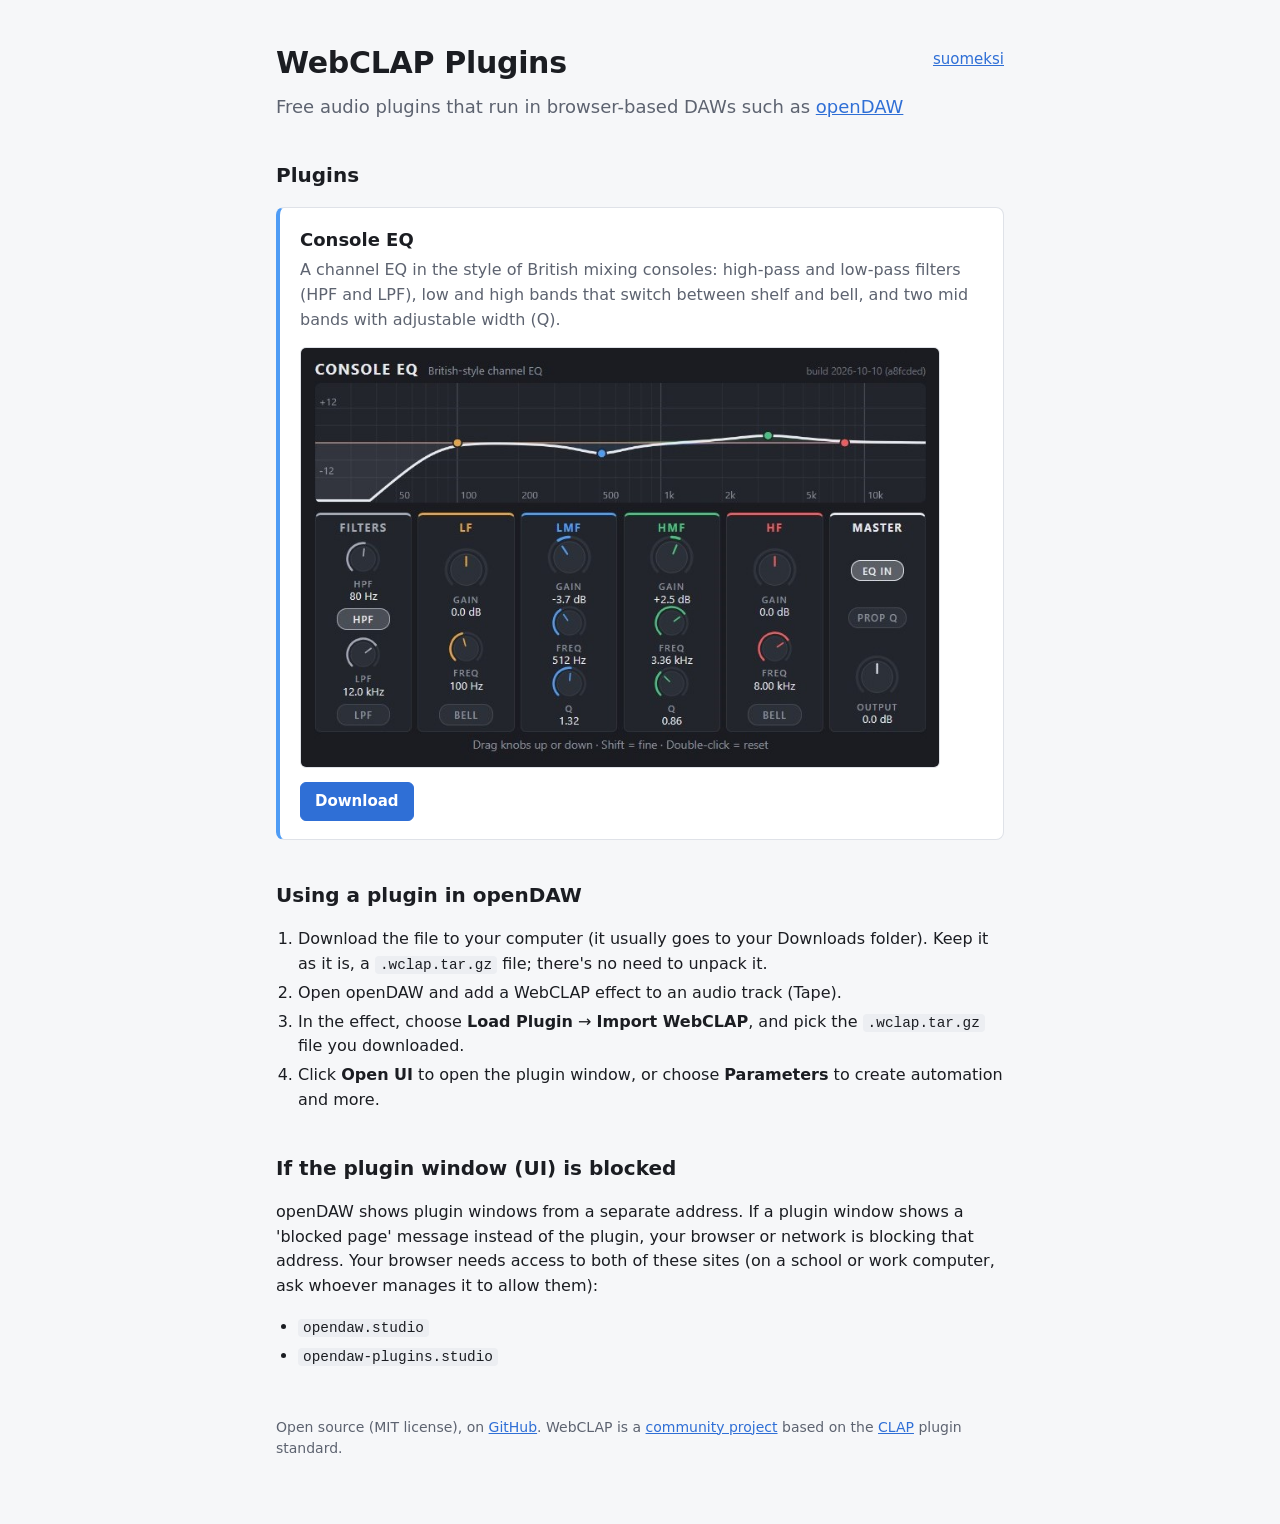
<file: web/index.html>
<!DOCTYPE html>
<html lang="en">
<head>
<meta charset="utf-8">
<meta name="viewport" content="width=device-width, initial-scale=1">
<title>WebCLAP Plugins</title>
<meta name="description" content="Free audio plugins that run in browser-based DAWs such as openDAW">
<link rel="alternate" hreflang="fi" href="fi/">
<link rel="stylesheet" href="style.css">
</head>
<body>
<main>
	<a class="lang" href="fi/" hreflang="fi" lang="fi">suomeksi</a>
	<h1>WebCLAP Plugins</h1>
	<p class="lead">Free audio plugins that run in browser-based DAWs such as <a href="https://opendaw.studio">openDAW</a></p>

	<h2>Plugins</h2>

	<section class="plugin" style="--stripe: #4f9cf5">
		<h3>Console EQ</h3>
		<p>A channel EQ in the style of British mixing consoles: high-pass and low-pass filters (HPF and LPF), low and high bands that switch between shelf and bell, and two mid bands with adjustable width (Q).</p>
		<img class="screenshot" src="console-eq-ui.jpg" width="640" height="420" alt="The Console EQ window: a frequency curve above six sections of knobs: Filters, LF, LMF, HMF, HF and Master.">
		<div class="actions">
			<a class="button primary" href="download/console-eq.wclap.tar.gz" download>Download</a>
		</div>
	</section>

	<h2>Using a plugin in openDAW</h2>
	<ol>
		<li>Download the file to your computer (it usually goes to your Downloads folder). Keep it as it is, a <code>.wclap.tar.gz</code> file; there's no need to unpack it.</li>
		<li>Open openDAW and add a WebCLAP effect to an audio track (Tape).</li>
		<li>In the effect, choose <b>Load Plugin</b> → <b>Import WebCLAP</b>, and pick the <code>.wclap.tar.gz</code> file you downloaded.</li>
		<li>Click <b>Open UI</b> to open the plugin window, or choose <b>Parameters</b> to create automation and more.</li>
	</ol>

	<h2>If the plugin window (UI) is blocked</h2>
	<p>openDAW shows plugin windows from a separate address. If a plugin window shows a 'blocked page' message instead of the plugin, your browser or network is blocking that address. Your browser needs access to both of these sites (on a school or work computer, ask whoever manages it to allow them):</p>
	<ul>
		<li><code>opendaw.studio</code></li>
		<li><code>opendaw-plugins.studio</code></li>
	</ul>

	<footer>
		Open source (MIT license), on <a href="https://github.com/matiasharju/webclap-plugins">GitHub</a>.
		WebCLAP is a <a href="https://github.com/WebCLAP">community project</a> based on the <a href="https://cleveraudio.org">CLAP</a> plugin standard.
	</footer>
</main>
</body>
</html>
</file>
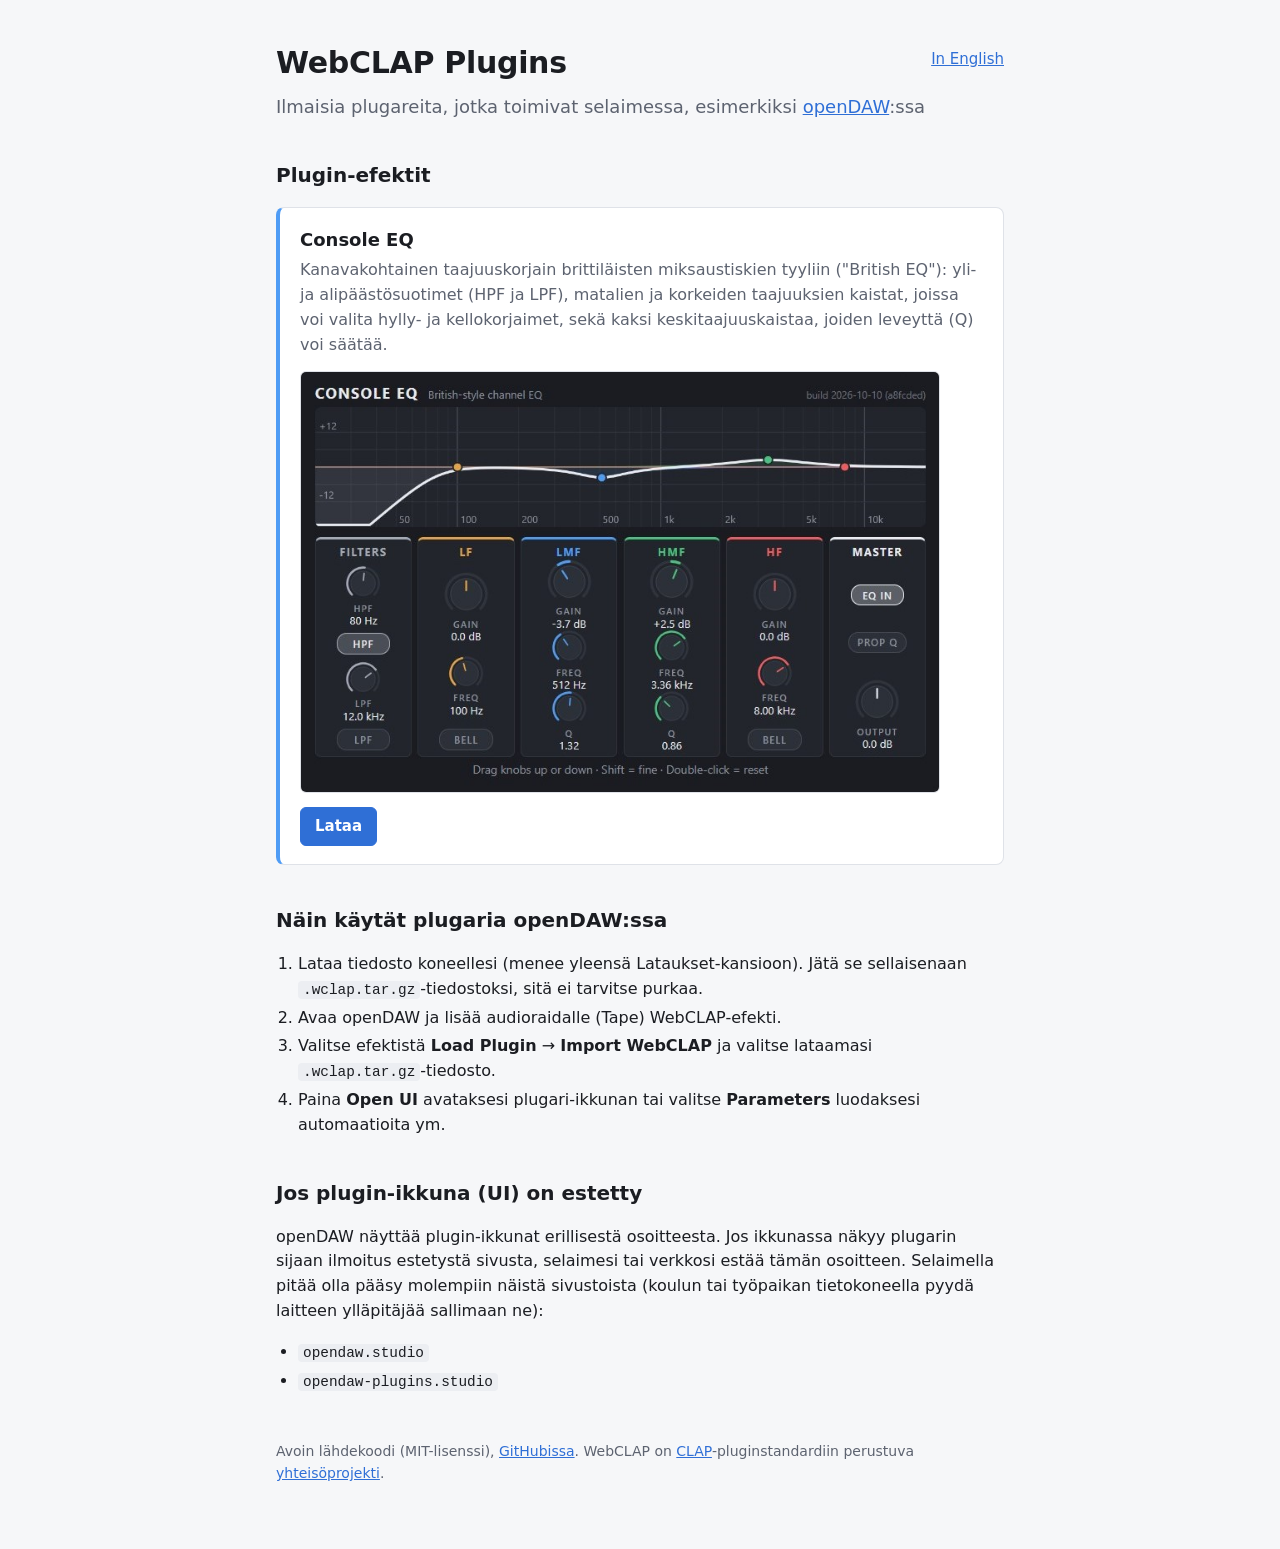
<file: web/fi/index.html>
<!DOCTYPE html>
<html lang="fi">
<head>
<meta charset="utf-8">
<meta name="viewport" content="width=device-width, initial-scale=1">
<title>WebCLAP Plugins</title>
<meta name="description" content="Ilmaisia plugareita, jotka toimivat selaimessa, esimerkiksi openDAW:ssa">
<link rel="alternate" hreflang="en" href="../">
<link rel="stylesheet" href="../style.css">
</head>
<body>
<main>
	<a class="lang" href="../" hreflang="en" lang="en">In English</a>
	<h1>WebCLAP Plugins</h1>
	<p class="lead">Ilmaisia plugareita, jotka toimivat selaimessa, esimerkiksi <a href="https://opendaw.studio">openDAW</a>:ssa</p>

	<h2>Plugin-efektit</h2>

	<section class="plugin" style="--stripe: #4f9cf5">
		<h3>Console EQ</h3>
		<p>Kanavakohtainen taajuuskorjain brittiläisten miksaustiskien tyyliin ("British EQ"): yli- ja alipäästösuotimet (HPF ja LPF), matalien ja korkeiden taajuuksien kaistat, joissa voi valita hylly- ja kellokorjaimet, sekä kaksi keskitaajuuskaistaa, joiden leveyttä (Q) voi säätää.</p>
		<img class="screenshot" src="../console-eq-ui.jpg" width="640" height="420" alt="Console EQ -ikkuna: taajuuskäyrä ja sen alla kuusi säädinosiota: Filters, LF, LMF, HMF, HF ja Master.">
		<div class="actions">
			<a class="button primary" href="../download/console-eq.wclap.tar.gz" download>Lataa</a>
		</div>
	</section>

	<h2>Näin käytät plugaria openDAW:ssa</h2>
	<ol>
		<li>Lataa tiedosto koneellesi (menee yleensä Lataukset-kansioon). Jätä se sellaisenaan <code>.wclap.tar.gz</code>-tiedostoksi, sitä ei tarvitse purkaa.</li>
		<li>Avaa openDAW ja lisää audioraidalle (Tape) WebCLAP-efekti.</li>
		<li>Valitse efektistä <b>Load Plugin</b> → <b>Import WebCLAP</b> ja valitse lataamasi <code>.wclap.tar.gz</code>-tiedosto.</li>
		<li>Paina <b>Open UI</b> avataksesi plugari-ikkunan tai valitse <b>Parameters</b> luodaksesi automaatioita ym.</li>
	</ol>

	<h2>Jos plugin-ikkuna (UI) on estetty</h2>
	<p>openDAW näyttää plugin-ikkunat erillisestä osoitteesta. Jos ikkunassa näkyy plugarin sijaan ilmoitus estetystä sivusta, selaimesi tai verkkosi estää tämän osoitteen. Selaimella pitää olla pääsy molempiin näistä sivustoista (koulun tai työpaikan tietokoneella pyydä laitteen ylläpitäjää sallimaan ne):</p>
	<ul>
		<li><code>opendaw.studio</code></li>
		<li><code>opendaw-plugins.studio</code></li>
	</ul>

	<footer>
		Avoin lähdekoodi (MIT-lisenssi), <a href="https://github.com/matiasharju/webclap-plugins">GitHubissa</a>.
		WebCLAP on <a href="https://cleveraudio.org">CLAP</a>-pluginstandardiin perustuva <a href="https://github.com/WebCLAP">yhteisöprojekti</a>.
	</footer>
</main>
</body>
</html>
</file>
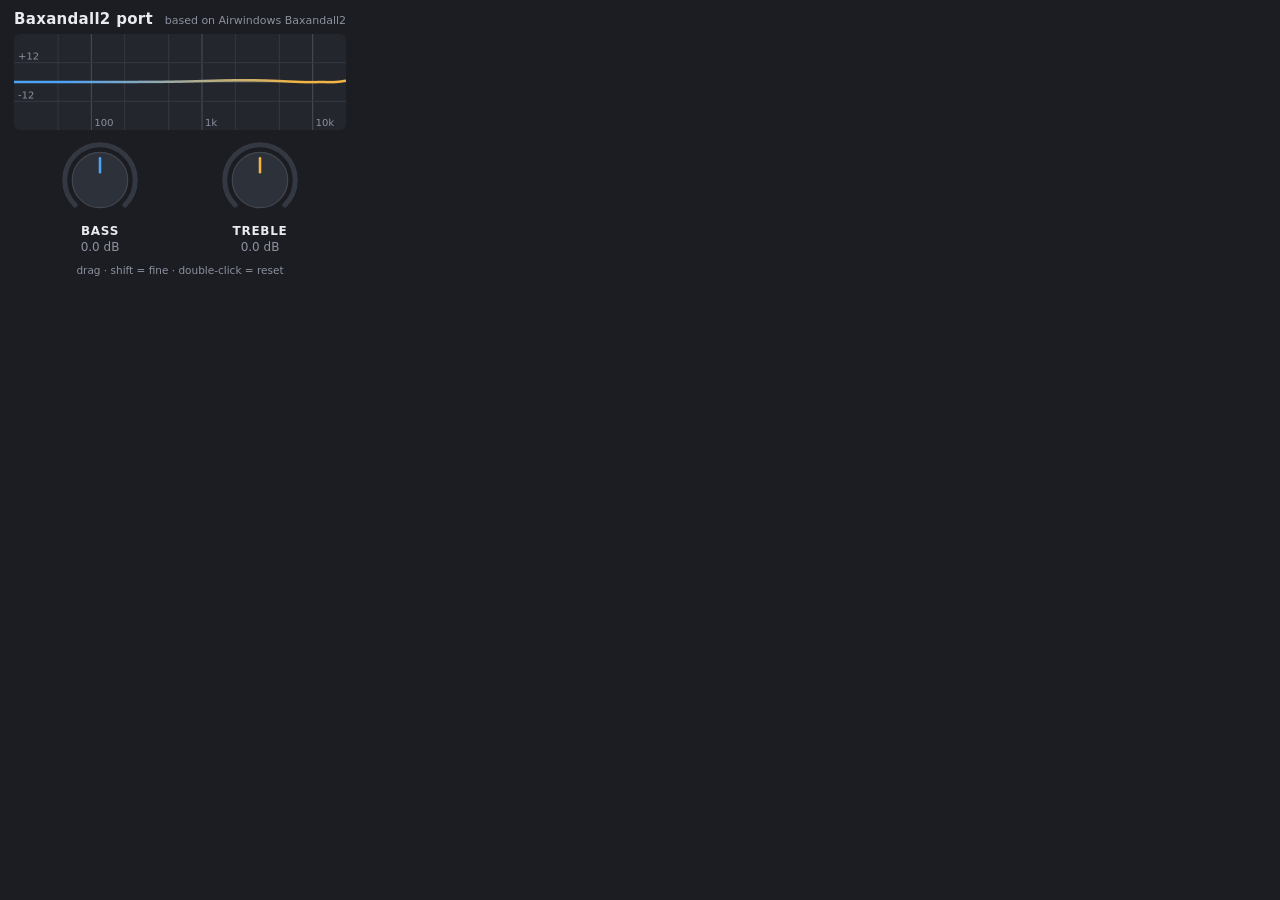
<file: plugins/airwindows/ui/index.html>
<!DOCTYPE html>
<html lang="en">
<head>
<meta charset="utf-8">
<title>Baxandall2 port</title>
<style>
	:root {
		--bg: #1b1d22;
		--panel: #23262d;
		--grid: #343843;
		--grid-strong: #4a4f5c;
		--text: #e8eaef;
		--muted: #8b919e;
		--treble: #f2b544;
		--bass: #4fa3f7;
		--curve: #e8eaef;
		--knob: #2d3139;
		--knob-edge: #41464f;
	}
	* {
		box-sizing: border-box;
	}
	html, body {
		margin: 0;
		width: 360px;
		height: 290px;
		overflow: hidden;
		background: var(--bg);
		color: var(--text);
		font-family: system-ui, -apple-system, "Segoe UI", Roboto, sans-serif;
		user-select: none;
		-webkit-user-select: none;
	}
	header {
		display: flex;
		align-items: baseline;
		justify-content: space-between;
		padding: 10px 14px 6px;
	}
	h1 {
		margin: 0;
		font-size: 15px;
		font-weight: 650;
		letter-spacing: 0.02em;
	}
	.credit {
		font-size: 11px;
		color: var(--muted);
	}
	#curve {
		display: block;
		margin: 0 14px;
		width: 332px;
		height: 96px;
		background: var(--panel);
		border-radius: 6px;
	}
	.knobs {
		display: flex;
		justify-content: space-around;
		padding: 8px 20px 0;
	}
	.knob {
		display: flex;
		flex-direction: column;
		align-items: center;
		gap: 2px;
		width: 120px;
		outline: none;
		cursor: ns-resize;
		touch-action: none;
	}
	.knob svg {
		width: 84px;
		height: 84px;
		overflow: visible;
	}
	.knob .label {
		font-size: 12px;
		font-weight: 600;
		letter-spacing: 0.06em;
		text-transform: uppercase;
	}
	.knob .value {
		font-size: 12px;
		color: var(--muted);
		font-variant-numeric: tabular-nums;
	}
	.knob:focus-visible svg .body {
		stroke: var(--text);
	}
	.knob[data-key="treble"] { --accent: var(--treble); }
	.knob[data-key="bass"] { --accent: var(--bass); }
	.track {
		fill: none;
		stroke: var(--grid);
		stroke-width: 6;
		stroke-linecap: round;
	}
	.fill {
		fill: none;
		stroke: var(--accent);
		stroke-width: 6;
		stroke-linecap: round;
	}
	.body {
		fill: var(--knob);
		stroke: var(--knob-edge);
		stroke-width: 1.5;
	}
	.pointer {
		stroke: var(--accent);
		stroke-width: 3;
		stroke-linecap: round;
	}
	#hint {
		margin-top: 10px;
		text-align: center;
		font-size: 10.5px;
		color: var(--muted);
	}
</style>
</head>
<body>
	<header>
		<h1>Baxandall2 port</h1>
		<span class="credit">based on Airwindows Baxandall2</span>
	</header>
	<canvas id="curve" width="664" height="192"></canvas>
	<div class="knobs">
		<div class="knob" data-key="bass" role="slider" tabindex="0" aria-label="Bass" aria-valuemin="-24" aria-valuemax="24">
			<svg viewBox="-50 -50 100 100"></svg>
			<span class="label">Bass</span>
			<span class="value"></span>
		</div>
		<div class="knob" data-key="treble" role="slider" tabindex="0" aria-label="Treble" aria-valuemin="-24" aria-valuemax="24">
			<svg viewBox="-50 -50 100 100"></svg>
			<span class="label">Treble</span>
			<span class="value"></span>
		</div>
	</div>
	<div id="hint">drag · shift = fine · double-click = reset</div>

<script src="response.js"></script>
<script>
	// ---- talking to the plugin (clap.webview: ArrayBuffer messages, plain text inside) ----

	const standalone = (window.parent === window); // opened directly in a browser: demo mode
	const encoder = new TextEncoder(), decoder = new TextDecoder();
	function send(text) {
		if (standalone) return;
		window.parent.postMessage(encoder.encode(text).buffer, '*');
	}

	const state = {treble: 0, bass: 0, sampleRate: 48000};
	let activeKey = null; // parameter currently being changed in this UI
	const MIN = -24, MAX = 24;

	window.addEventListener('message', e => {
		let data = e.data;
		if (data instanceof ArrayBuffer || ArrayBuffer.isView(data)) data = decoder.decode(data);
		if (typeof data !== 'string') return;
		const [command, a, b] = data.split(' ');
		if (command === 'param' && a in state) {
			if (a === activeKey) return; // the user is moving this one, don't fight them
			state[a] = parseFloat(b);
		} else if (command === 'samplerate') {
			state.sampleRate = parseFloat(a);
		} else if (command === 'build') {
			document.querySelector('header').title = `build ${a} (${b})`; // shown as a tooltip
		}
		render();
	});

	// ---- drawing ----

	const canvas = document.getElementById('curve');
	const ctx = canvas.getContext('2d');
	const css = name => getComputedStyle(document.documentElement).getPropertyValue(name).trim();
	const F_MIN = 20, F_MAX = 20000, DB_RANGE = 26;

	function drawCurve() {
		const w = canvas.width, h = canvas.height, s = w/332;
		const xOf = f => Math.log(f/F_MIN)/Math.log(F_MAX/F_MIN)*w;
		const yOf = db => h/2 - db/DB_RANGE*(h/2 - 6*s);
		ctx.clearRect(0, 0, w, h);

		// grid
		ctx.lineWidth = s;
		ctx.font = `${10*s}px system-ui, sans-serif`;
		ctx.fillStyle = css('--muted');
		for (const f of [50, 100, 200, 500, 1000, 2000, 5000, 10000]) {
			ctx.strokeStyle = [100, 1000, 10000].includes(f) ? css('--grid-strong') : css('--grid');
			ctx.beginPath();
			ctx.moveTo(xOf(f), 0);
			ctx.lineTo(xOf(f), h);
			ctx.stroke();
		}
		ctx.fillText('100', xOf(100) + 3*s, h - 4*s);
		ctx.fillText('1k', xOf(1000) + 3*s, h - 4*s);
		ctx.fillText('10k', xOf(10000) + 3*s, h - 4*s);
		for (const db of [-12, 12]) {
			ctx.strokeStyle = css('--grid');
			ctx.beginPath();
			ctx.moveTo(0, yOf(db));
			ctx.lineTo(w, yOf(db));
			ctx.stroke();
			ctx.fillText((db > 0 ? '+' : '') + db, 4*s, yOf(db) - 3*s);
		}
		ctx.strokeStyle = css('--grid-strong');
		ctx.beginPath();
		ctx.moveTo(0, yOf(0));
		ctx.lineTo(w, yOf(0));
		ctx.stroke();

		// curve
		const points = [];
		for (let x = 0; x <= w; x += 2) {
			const f = F_MIN*Math.pow(F_MAX/F_MIN, x/w);
			const db = Math.max(-DB_RANGE, Math.min(DB_RANGE, EqResponse.responseDb(state, state.sampleRate, f)));
			points.push([x, yOf(db)]);
		}
		const gradient = ctx.createLinearGradient(0, 0, w, 0);
		gradient.addColorStop(0.15, css('--bass'));
		gradient.addColorStop(0.85, css('--treble'));
		ctx.beginPath();
		ctx.moveTo(0, yOf(0));
		points.forEach(([x, y]) => ctx.lineTo(x, y));
		ctx.lineTo(w, yOf(0));
		ctx.closePath();
		ctx.globalAlpha = 0.18;
		ctx.fillStyle = gradient;
		ctx.fill();
		ctx.globalAlpha = 1;
		ctx.beginPath();
		points.forEach(([x, y], i) => i ? ctx.lineTo(x, y) : ctx.moveTo(x, y));
		ctx.strokeStyle = gradient;
		ctx.lineWidth = 2.5*s;
		ctx.lineJoin = 'round';
		ctx.stroke();
	}

	// ---- knobs ----

	const START = -135, END = 135; // degrees, 0 = straight up
	const polar = (deg, r) => [r*Math.sin(deg*Math.PI/180), -r*Math.cos(deg*Math.PI/180)];
	function arc(from, to, r) {
		const [x1, y1] = polar(from, r), [x2, y2] = polar(to, r);
		const large = Math.abs(to - from) > 180 ? 1 : 0, sweep = to > from ? 1 : 0;
		return `M${x1.toFixed(2)} ${y1.toFixed(2)}A${r} ${r} 0 ${large} ${sweep} ${x2.toFixed(2)} ${y2.toFixed(2)}`;
	}
	const valueToAngle = v => START + (v - MIN)/(MAX - MIN)*(END - START);
	const format = v => `${v > 0.05 ? '+' : ''}${(Math.abs(v) < 0.05 ? 0 : v).toFixed(1)} dB`;

	const knobs = [...document.querySelectorAll('.knob')];
	function drawKnob(el) {
		const v = state[el.dataset.key];
		const angle = valueToAngle(v);
		const [px, py] = polar(angle, 26);
		el.querySelector('svg').innerHTML = `
			<path class="track" d="${arc(START, END, 42)}"/>
			${Math.abs(angle) > 0.5 ? `<path class="fill" d="${arc(0, angle, 42)}"/>` : ''}
			<circle class="body" r="33"/>
			<line class="pointer" x1="${(px*0.35).toFixed(2)}" y1="${(py*0.35).toFixed(2)}" x2="${px.toFixed(2)}" y2="${py.toFixed(2)}"/>`;
		el.querySelector('.value').textContent = format(v);
		el.setAttribute('aria-valuenow', v.toFixed(1));
		el.setAttribute('aria-valuetext', format(v));
	}

	function setValue(key, v) {
		v = Math.max(MIN, Math.min(MAX, v));
		if (v === state[key]) return;
		state[key] = v;
		send(`set ${key} ${v}`);
		render();
	}
	function beginGesture(key) {
		activeKey = key;
		send(`begin ${key}`);
	}
	function endGesture(key) {
		send(`end ${key}`);
		setTimeout(() => {if (activeKey === key) activeKey = null;}, 250); // let the host's echo settle
	}
	function gesture(key, fn) {
		beginGesture(key);
		fn();
		endGesture(key);
	}

	knobs.forEach(el => {
		const key = el.dataset.key;
		let dragY = null, dragValue = 0;
		el.addEventListener('pointerdown', e => {
			if (e.button !== 0) return;
			el.setPointerCapture(e.pointerId);
			el.focus();
			dragY = e.clientY;
			dragValue = state[key];
			beginGesture(key);
		});
		el.addEventListener('pointermove', e => {
			if (dragY === null) return;
			const perPixel = e.shiftKey ? 0.01 : 0.25; // dB per pixel
			dragValue += (dragY - e.clientY)*perPixel;
			dragY = e.clientY;
			setValue(key, Math.round(dragValue*10)/10);
		});
		const endDrag = () => {
			if (dragY === null) return;
			dragY = null;
			endGesture(key);
		};
		el.addEventListener('pointerup', endDrag);
		el.addEventListener('pointercancel', endDrag);
		el.addEventListener('dblclick', () => gesture(key, () => setValue(key, 0)));
		el.addEventListener('wheel', e => {
			e.preventDefault();
			const step = e.shiftKey ? 0.1 : 0.5;
			gesture(key, () => setValue(key, Math.round((state[key] - Math.sign(e.deltaY)*step)*10)/10));
		}, {passive: false});
		el.addEventListener('keydown', e => {
			const step = e.shiftKey ? 0.1 : 1;
			const changes = {ArrowUp: step, ArrowRight: step, ArrowDown: -step, ArrowLeft: -step, PageUp: 6, PageDown: -6};
			if (e.key in changes) {
				e.preventDefault();
				gesture(key, () => setValue(key, Math.round((state[key] + changes[e.key])*10)/10));
			} else if (e.key === 'Home' || e.key === '0' || e.key === 'Delete') {
				e.preventDefault();
				gesture(key, () => setValue(key, 0));
			}
		});
	});

	let frame = 0;
	function render() {
		if (frame) return;
		frame = requestAnimationFrame(() => {
			frame = 0;
			knobs.forEach(drawKnob);
			drawCurve();
		});
	}
	render();
	send('ready');
	// ask for changes made elsewhere (automation, the host's own controls) while we're visible
	setInterval(() => {
		if (document.visibilityState === 'visible') send('poll');
	}, 33);
</script>
</body>
</html>
</file>
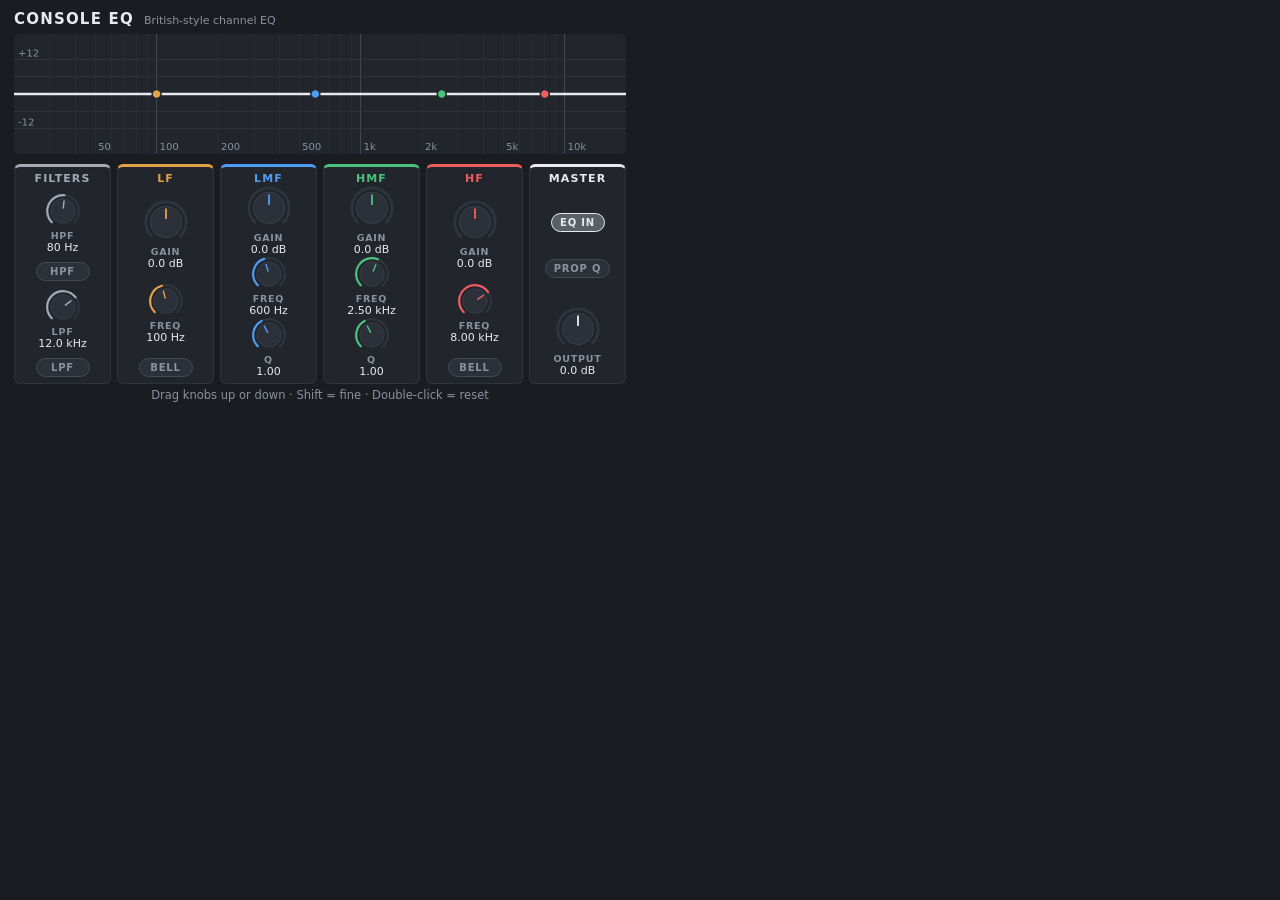
<file: plugins/console-eq/ui/index.html>
<!DOCTYPE html>
<html lang="en">
<head>
<meta charset="utf-8">
<title>Console EQ</title>
<style>
	:root {
		--bg: #1a1c21;
		--panel: #22252c;
		--panel-edge: #2e323b;
		--grid: #30343e;
		--grid-strong: #454a56;
		--text: #e8eaef;
		--muted: #8b919e;
		--knob: #2c3038;
		--knob-edge: #444952;
		--filters: #a3a9b5;
		--lf: #e2a245;
		--lmf: #4f9cf5;
		--hmf: #49c27d;
		--hf: #ee5d5d;
		--master: #e8eaef;
	}
	* {
		box-sizing: border-box;
	}
	html, body {
		margin: 0;
		width: 640px;
		height: 420px;
		overflow: hidden;
		background: var(--bg);
		color: var(--text);
		font-family: system-ui, -apple-system, "Segoe UI", Roboto, sans-serif;
		user-select: none;
		-webkit-user-select: none;
	}
	header {
		display: flex;
		align-items: baseline;
		gap: 10px;
		height: 34px;
		padding: 10px 14px 0;
	}
	h1 {
		margin: 0;
		font-size: 15px;
		font-weight: 650;
		letter-spacing: 0.08em;
		text-transform: uppercase;
	}
	.subtitle {
		font-size: 11px;
		color: var(--muted);
	}
	#build {
		margin-left: auto;
		font-size: 10px;
		opacity: 0.7;
	}
	#curve {
		display: block;
		margin: 0 14px;
		width: 612px;
		height: 120px;
		background: var(--panel);
		border-radius: 6px;
	}
	.strip {
		display: grid;
		grid-template-columns: repeat(6, 1fr);
		gap: 6px;
		margin: 10px 14px 0;
		height: 220px;
	}
	.section {
		display: flex;
		flex-direction: column;
		align-items: center;
		justify-content: space-between;
		min-height: 0;
		overflow: hidden;
		padding: 5px 0 6px;
		background: var(--panel);
		border: 1px solid var(--panel-edge);
		border-top: 3px solid var(--accent);
		border-radius: 6px;
	}
	.section h2 {
		margin: 0;
		font-size: 11px;
		font-weight: 700;
		letter-spacing: 0.1em;
		color: var(--accent);
	}
	.section[data-band="filters"] { --accent: var(--filters); }
	.section[data-band="lf"] { --accent: var(--lf); }
	.section[data-band="lmf"] { --accent: var(--lmf); }
	.section[data-band="hmf"] { --accent: var(--hmf); }
	.section[data-band="hf"] { --accent: var(--hf); }
	.section[data-band="master"] { --accent: var(--master); }
	.section.bypassed {
		opacity: 0.45;
	}

	.knob {
		display: flex;
		flex-direction: column;
		align-items: center;
		width: 100%;
		outline: none;
		cursor: ns-resize;
		touch-action: none;
	}
	.knob svg {
		width: 36px;
		height: 36px;
		overflow: visible;
	}
	.knob.big svg {
		width: 46px;
		height: 46px;
	}
	.knob .label {
		margin-top: 1px;
		font-size: 9.5px;
		line-height: 11px;
		font-weight: 600;
		letter-spacing: 0.08em;
		color: var(--muted);
	}
	.knob .value {
		font-size: 11px;
		line-height: 13px;
		font-variant-numeric: tabular-nums;
	}
	.knob:focus-visible .body {
		stroke: var(--text);
	}
	.track {
		fill: none;
		stroke: var(--grid);
		stroke-width: 6;
		stroke-linecap: round;
	}
	.fill {
		fill: none;
		stroke: var(--accent);
		stroke-width: 6;
		stroke-linecap: round;
	}
	.body {
		fill: var(--knob);
		stroke: var(--knob-edge);
		stroke-width: 1.5;
	}
	.pointer {
		stroke: var(--accent);
		stroke-width: 4;
		stroke-linecap: round;
	}

	.toggle {
		min-width: 54px;
		padding: 3px 8px;
		border: 1px solid var(--knob-edge);
		border-radius: 10px;
		background: var(--knob);
		color: var(--muted);
		font: 600 10px system-ui, sans-serif;
		letter-spacing: 0.08em;
		cursor: pointer;
	}
	.toggle[aria-pressed="true"] {
		border-color: var(--accent);
		background: color-mix(in srgb, var(--accent) 25%, var(--knob));
		color: var(--text);
	}
	.toggle:focus-visible {
		outline: 1px solid var(--text);
	}

	#hint {
		height: 32px;
		margin: 0 14px;
		padding-top: 4px;
		font-size: 11.5px;
		line-height: 1.3;
		color: var(--muted);
		text-align: center;
	}
	#hint b {
		color: var(--text);
		font-weight: 600;
	}
</style>
</head>
<body>
	<header>
		<h1>Console EQ</h1>
		<span class="subtitle">British-style channel EQ</span>
		<span class="subtitle" id="build"></span>
	</header>
	<canvas id="curve" width="1224" height="240"></canvas>

	<div class="strip">
		<div class="section" data-band="filters">
			<h2>FILTERS</h2>
			<div class="knob" data-key="hpfFreq" data-label="HPF"></div>
			<button class="toggle" data-key="hpfOn">HPF</button>
			<div class="knob" data-key="lpfFreq" data-label="LPF"></div>
			<button class="toggle" data-key="lpfOn">LPF</button>
		</div>
		<div class="section" data-band="lf">
			<h2>LF</h2>
			<div class="knob big" data-key="lfGain" data-label="GAIN"></div>
			<div class="knob" data-key="lfFreq" data-label="FREQ"></div>
			<button class="toggle" data-key="lfBell">BELL</button>
		</div>
		<div class="section" data-band="lmf">
			<h2>LMF</h2>
			<div class="knob big" data-key="lmfGain" data-label="GAIN"></div>
			<div class="knob" data-key="lmfFreq" data-label="FREQ"></div>
			<div class="knob" data-key="lmfQ" data-label="Q"></div>
		</div>
		<div class="section" data-band="hmf">
			<h2>HMF</h2>
			<div class="knob big" data-key="hmfGain" data-label="GAIN"></div>
			<div class="knob" data-key="hmfFreq" data-label="FREQ"></div>
			<div class="knob" data-key="hmfQ" data-label="Q"></div>
		</div>
		<div class="section" data-band="hf">
			<h2>HF</h2>
			<div class="knob big" data-key="hfGain" data-label="GAIN"></div>
			<div class="knob" data-key="hfFreq" data-label="FREQ"></div>
			<button class="toggle" data-key="hfBell">BELL</button>
		</div>
		<div class="section" data-band="master">
			<h2>MASTER</h2>
			<button class="toggle" data-key="eqIn">EQ IN</button>
			<button class="toggle" data-key="qMode">PROP Q</button>
			<div class="knob big" data-key="output" data-label="OUTPUT"></div>
		</div>
	</div>
	<div id="hint"></div>

<script src="response.js"></script>
<script>
	// ---- parameters (must match entry.cpp) ----

	const PARAMS = {
		hpfOn: {min: 0, max: 1, def: 0},
		hpfFreq: {min: 16, max: 350, def: 80, unit: 'Hz', log: true},
		lpfOn: {min: 0, max: 1, def: 0},
		lpfFreq: {min: 3000, max: 22000, def: 12000, unit: 'Hz', log: true},
		hfGain: {min: -15, max: 15, def: 0, unit: 'dB', bipolar: true},
		hfFreq: {min: 1500, max: 16000, def: 8000, unit: 'Hz', log: true},
		hfBell: {min: 0, max: 1, def: 0},
		hmfGain: {min: -15, max: 15, def: 0, unit: 'dB', bipolar: true},
		hmfFreq: {min: 600, max: 7000, def: 2500, unit: 'Hz', log: true},
		hmfQ: {min: 0.4, max: 4, def: 1, unit: 'Q', log: true},
		lmfGain: {min: -15, max: 15, def: 0, unit: 'dB', bipolar: true},
		lmfFreq: {min: 200, max: 2500, def: 600, unit: 'Hz', log: true},
		lmfQ: {min: 0.4, max: 4, def: 1, unit: 'Q', log: true},
		lfGain: {min: -15, max: 15, def: 0, unit: 'dB', bipolar: true},
		lfFreq: {min: 30, max: 450, def: 100, unit: 'Hz', log: true},
		lfBell: {min: 0, max: 1, def: 0},
		eqIn: {min: 0, max: 1, def: 1},
		qMode: {min: 0, max: 1, def: 0},
		output: {min: -15, max: 15, def: 0, unit: 'dB', bipolar: true},
	};

	// Help shown while hovering a control (only for the less familiar ones)
	const HINTS = {
		qMode: '<b>PROP Q</b>: when on, the bells get narrower the more they are turned up or down.',
	};
	const DEFAULT_HINT = 'Drag knobs up or down · Shift = fine · Double-click = reset';
	const BAND_OF = key => key.match(/^(hpf|lpf|lf|lmf|hmf|hf)/)?.[1].replace(/^(hpf|lpf)$/, 'filters') ?? 'master';

	// ---- talking to the plugin (clap.webview: ArrayBuffer messages, plain text inside) ----

	const standalone = (window.parent === window); // opened directly in a browser: demo mode
	const encoder = new TextEncoder(), decoder = new TextDecoder();
	function send(text) {
		if (standalone) return;
		window.parent.postMessage(encoder.encode(text).buffer, '*');
	}

	const state = Object.fromEntries(Object.entries(PARAMS).map(([key, p]) => [key, p.def]));
	if (standalone) {
		// demo mode: settings can be given in the address, e.g. index.html#lfGain=4&hpfOn=1
		for (const [key, value] of new URLSearchParams(location.hash.slice(1))) {
			if (key in state && Number.isFinite(parseFloat(value))) state[key] = parseFloat(value);
		}
	}
	let sampleRate = 48000;
	let activeKey = null; // parameter currently being changed in this UI
	let hoveredBand = null;

	window.addEventListener('message', e => {
		let data = e.data;
		if (data instanceof ArrayBuffer || ArrayBuffer.isView(data)) data = decoder.decode(data);
		if (typeof data !== 'string') return;
		const [command, a, b] = data.split(' ');
		if (command === 'param' && a in state) {
			if (a === activeKey) return; // the user is moving this one, don't fight them
			state[a] = parseFloat(b);
		} else if (command === 'samplerate') {
			sampleRate = parseFloat(a);
		} else if (command === 'build') {
			document.getElementById('build').textContent = `build ${a} (${b})`;
		}
		render();
	});

	function setValue(key, v) {
		const p = PARAMS[key];
		v = Math.max(p.min, Math.min(p.max, v));
		if (v === state[key]) return;
		state[key] = v;
		send(`set ${key} ${v}`);
		render();
	}
	function beginGesture(key) {
		activeKey = key;
		send(`begin ${key}`);
	}
	function endGesture(key) {
		send(`end ${key}`);
		setTimeout(() => {if (activeKey === key) activeKey = null;}, 250); // let the host's echo settle
	}
	function gesture(key, fn) {
		beginGesture(key);
		fn();
		endGesture(key);
	}

	// ---- value <-> knob position (0-1) ----

	const toNorm = (key, v) => {
		const p = PARAMS[key];
		return p.log ? Math.log(v/p.min)/Math.log(p.max/p.min) : (v - p.min)/(p.max - p.min);
	};
	const fromNorm = (key, n) => {
		const p = PARAMS[key];
		n = Math.max(0, Math.min(1, n));
		return p.log ? p.min*Math.pow(p.max/p.min, n) : p.min + n*(p.max - p.min);
	};
	// Rounds to a sensible step for display and for the host
	function tidy(key, v) {
		const unit = PARAMS[key].unit;
		if (unit === 'dB') return Math.round(v*10)/10;
		if (unit === 'Q') return Math.round(v*100)/100;
		if (unit === 'Hz') {
			const step = v < 1000 ? 1 : v < 10000 ? 10 : 100; // matches what's displayed
			return Math.round(v/step)*step;
		}
		return v;
	}
	function format(key, v) {
		const unit = PARAMS[key].unit;
		if (unit === 'dB') return `${v > 0.05 ? '+' : ''}${(Math.abs(v) < 0.05 ? 0 : v).toFixed(1)} dB`;
		if (unit === 'Q') return v.toFixed(2);
		if (unit === 'Hz') return v >= 1000 ? `${(v/1000).toFixed(v < 10000 ? 2 : 1)} kHz` : `${Math.round(v)} Hz`;
		return String(v);
	}

	// ---- knobs ----

	const START = -135, END = 135; // degrees, 0 = straight up
	const polar = (deg, r) => [r*Math.sin(deg*Math.PI/180), -r*Math.cos(deg*Math.PI/180)];
	function arc(from, to, r) {
		const [x1, y1] = polar(from, r), [x2, y2] = polar(to, r);
		const large = Math.abs(to - from) > 180 ? 1 : 0, sweep = to > from ? 1 : 0;
		return `M${x1.toFixed(2)} ${y1.toFixed(2)}A${r} ${r} 0 ${large} ${sweep} ${x2.toFixed(2)} ${y2.toFixed(2)}`;
	}

	const knobs = [...document.querySelectorAll('.knob')];
	knobs.forEach(el => {
		el.innerHTML = `<svg viewBox="-50 -50 100 100"></svg><span class="label">${el.dataset.label}</span><span class="value"></span>`;
		el.tabIndex = 0;
		el.setAttribute('role', 'slider');
		el.setAttribute('aria-label', `${el.closest('.section').querySelector('h2').textContent} ${el.dataset.label}`);
	});
	function drawKnob(el) {
		const key = el.dataset.key, p = PARAMS[key], v = state[key];
		const angle = START + toNorm(key, v)*(END - START);
		const from = p.bipolar ? 0 : START;
		const [px, py] = polar(angle, 28);
		el.querySelector('svg').innerHTML = `
			<path class="track" d="${arc(START, END, 44)}"/>
			${Math.abs(angle - from) > 0.5 ? `<path class="fill" d="${arc(from, angle, 44)}"/>` : ''}
			<circle class="body" r="34"/>
			<line class="pointer" x1="${(px*0.3).toFixed(2)}" y1="${(py*0.3).toFixed(2)}" x2="${px.toFixed(2)}" y2="${py.toFixed(2)}"/>`;
		el.querySelector('.value').textContent = format(key, v);
		el.setAttribute('aria-valuetext', format(key, v));
	}

	knobs.forEach(el => {
		const key = el.dataset.key;
		let dragY = null, dragNorm = 0;
		el.addEventListener('pointerdown', e => {
			if (e.button !== 0) return;
			el.setPointerCapture(e.pointerId);
			el.focus();
			dragY = e.clientY;
			dragNorm = toNorm(key, state[key]);
			beginGesture(key);
		});
		el.addEventListener('pointermove', e => {
			if (dragY === null) return;
			dragNorm += (dragY - e.clientY)/(e.shiftKey ? 4000 : 200);
			dragNorm = Math.max(0, Math.min(1, dragNorm));
			dragY = e.clientY;
			setValue(key, tidy(key, fromNorm(key, dragNorm)));
		});
		const endDrag = () => {
			if (dragY === null) return;
			dragY = null;
			endGesture(key);
		};
		el.addEventListener('pointerup', endDrag);
		el.addEventListener('pointercancel', endDrag);
		el.addEventListener('dblclick', () => gesture(key, () => setValue(key, PARAMS[key].def)));
		const nudge = (amount) => gesture(key, () => {
			const n = toNorm(key, state[key]) + amount;
			let v = tidy(key, fromNorm(key, n));
			if (v === state[key]) v = tidy(key, fromNorm(key, n + amount)); // step past rounding
			setValue(key, v);
		});
		el.addEventListener('wheel', e => {
			e.preventDefault();
			nudge(-Math.sign(e.deltaY)*(e.shiftKey ? 0.001 : 0.02));
		}, {passive: false});
		el.addEventListener('keydown', e => {
			const steps = {ArrowUp: 0.02, ArrowRight: 0.02, ArrowDown: -0.02, ArrowLeft: -0.02, PageUp: 0.1, PageDown: -0.1};
			if (e.key in steps) {
				e.preventDefault();
				nudge(steps[e.key]*(e.shiftKey ? 0.05 : 1));
			} else if (e.key === 'Home' || e.key === 'Delete') {
				e.preventDefault();
				gesture(key, () => setValue(key, PARAMS[key].def));
			}
		});
	});

	// ---- toggle buttons ----

	const toggles = [...document.querySelectorAll('.toggle')];
	toggles.forEach(el => {
		const key = el.dataset.key;
		el.addEventListener('click', () => gesture(key, () => setValue(key, state[key] >= 0.5 ? 0 : 1)));
	});
	function drawToggle(el) {
		el.setAttribute('aria-pressed', state[el.dataset.key] >= 0.5 ? 'true' : 'false');
	}

	// ---- hover help ----

	const hint = document.getElementById('hint');
	document.querySelectorAll('[data-key]').forEach(el => {
		el.addEventListener('pointerenter', () => {
			hint.innerHTML = HINTS[el.dataset.key] ?? DEFAULT_HINT;
			hoveredBand = BAND_OF(el.dataset.key);
			render();
		});
		el.addEventListener('pointerleave', () => {
			hint.textContent = DEFAULT_HINT;
			hoveredBand = null;
			render();
		});
	});
	hint.textContent = DEFAULT_HINT;

	// ---- response curve ----

	const canvas = document.getElementById('curve');
	const ctx = canvas.getContext('2d');
	const css = name => getComputedStyle(document.documentElement).getPropertyValue(name).trim();
	const F_MIN = 20, F_MAX = 20000, DB_RANGE = 18;
	const BAND_FREQ = {lf: 'lfFreq', lmf: 'lmfFreq', hmf: 'hmfFreq', hf: 'hfFreq'};

	function drawCurve() {
		const w = canvas.width, h = canvas.height, s = w/612;
		const xOf = f => Math.log(f/F_MIN)/Math.log(F_MAX/F_MIN)*w;
		const yOf = db => h/2 - db/DB_RANGE*(h/2 - 8*s);
		const fOf = x => F_MIN*Math.pow(F_MAX/F_MIN, x/w);
		ctx.clearRect(0, 0, w, h);

		// grid
		ctx.lineWidth = s;
		ctx.font = `${10*s}px system-ui, sans-serif`;
		ctx.fillStyle = css('--muted');
		for (const f of [30, 40, 50, 60, 70, 80, 90, 100, 200, 300, 400, 500, 600, 700, 800, 900, 1000, 2000, 3000, 4000, 5000, 6000, 7000, 8000, 9000, 10000]) {
			ctx.strokeStyle = [100, 1000, 10000].includes(f) ? css('--grid-strong') : css('--grid');
			ctx.globalAlpha = [100, 1000, 10000].includes(f) ? 1 : 0.6;
			ctx.beginPath();
			ctx.moveTo(xOf(f), 0);
			ctx.lineTo(xOf(f), h);
			ctx.stroke();
		}
		ctx.globalAlpha = 1;
		for (const [f, label] of [[50, '50'], [100, '100'], [200, '200'], [500, '500'], [1000, '1k'], [2000, '2k'], [5000, '5k'], [10000, '10k']]) {
			ctx.fillText(label, xOf(f) + 3*s, h - 4*s);
		}
		for (const db of [-12, -6, 6, 12]) {
			ctx.strokeStyle = css('--grid');
			ctx.beginPath();
			ctx.moveTo(0, yOf(db));
			ctx.lineTo(w, yOf(db));
			ctx.stroke();
			if (Math.abs(db) === 12) ctx.fillText((db > 0 ? '+' : '') + db, 4*s, yOf(db) - 3*s);
		}
		ctx.strokeStyle = css('--grid-strong');
		ctx.beginPath();
		ctx.moveTo(0, yOf(0));
		ctx.lineTo(w, yOf(0));
		ctx.stroke();

		// each section on its own, then the total
		const xs = [];
		for (let x = 0; x <= w; x += 2) xs.push(x);
		const sections = xs.map(x => EqResponse.sectionsDb(state, sampleRate, fOf(x)));
		const total = xs.map(x => EqResponse.responseDb(state, sampleRate, fOf(x)));
		const clampDb = db => Math.max(-DB_RANGE - 2, Math.min(DB_RANGE + 2, db));
		const eqOn = state.eqIn >= 0.5;

		for (const band of ['filters', 'lf', 'lmf', 'hmf', 'hf']) {
			const active = band === 'filters' ? (state.hpfOn >= 0.5 || state.lpfOn >= 0.5) : eqOn;
			if (!active) continue;
			const highlight = hoveredBand === band;
			ctx.beginPath();
			ctx.moveTo(0, yOf(0));
			xs.forEach((x, i) => ctx.lineTo(x, yOf(clampDb(sections[i][band]))));
			ctx.lineTo(w, yOf(0));
			ctx.closePath();
			ctx.fillStyle = css('--' + band);
			ctx.globalAlpha = highlight ? 0.35 : 0.12;
			ctx.fill();
			ctx.globalAlpha = highlight ? 1 : 0.5;
			ctx.strokeStyle = css('--' + band);
			ctx.lineWidth = (highlight ? 2 : 1.25)*s;
			ctx.beginPath();
			xs.forEach((x, i) => {
				const y = yOf(clampDb(sections[i][band]));
				i ? ctx.lineTo(x, y) : ctx.moveTo(x, y);
			});
			ctx.stroke();
		}
		ctx.globalAlpha = 1;
		ctx.strokeStyle = css('--text');
		ctx.lineWidth = 2.5*s;
		ctx.lineJoin = 'round';
		ctx.beginPath();
		xs.forEach((x, i) => {
			const y = yOf(clampDb(total[i]));
			i ? ctx.lineTo(x, y) : ctx.moveTo(x, y);
		});
		ctx.stroke();

		// a dot for each band at its frequency
		if (eqOn) {
			for (const [band, freqKey] of Object.entries(BAND_FREQ)) {
				const f = state[freqKey];
				const x = xOf(f), y = yOf(clampDb(EqResponse.sectionsDb(state, sampleRate, f)[band]));
				ctx.beginPath();
				ctx.arc(x, y, (hoveredBand === band ? 6 : 4.5)*s, 0, 2*Math.PI);
				ctx.fillStyle = css('--' + band);
				ctx.fill();
				ctx.lineWidth = 1.5*s;
				ctx.strokeStyle = css('--panel');
				ctx.stroke();
			}
		}
	}

	// ---- rendering ----

	let frame = 0;
	function render() {
		if (frame) return;
		frame = requestAnimationFrame(() => {
			frame = 0;
			knobs.forEach(drawKnob);
			toggles.forEach(drawToggle);
			const eqOn = state.eqIn >= 0.5;
			document.querySelectorAll('.section').forEach(section => {
				const band = section.dataset.band;
				section.classList.toggle('bypassed', ['lf', 'lmf', 'hmf', 'hf'].includes(band) && !eqOn);
			});
			drawCurve();
		});
	}
	render();
	send('ready');
	// ask for changes made elsewhere (automation, the host's own controls) while we're visible
	setInterval(() => {
		if (document.visibilityState === 'visible') send('poll');
	}, 33);
</script>
</body>
</html>
</file>
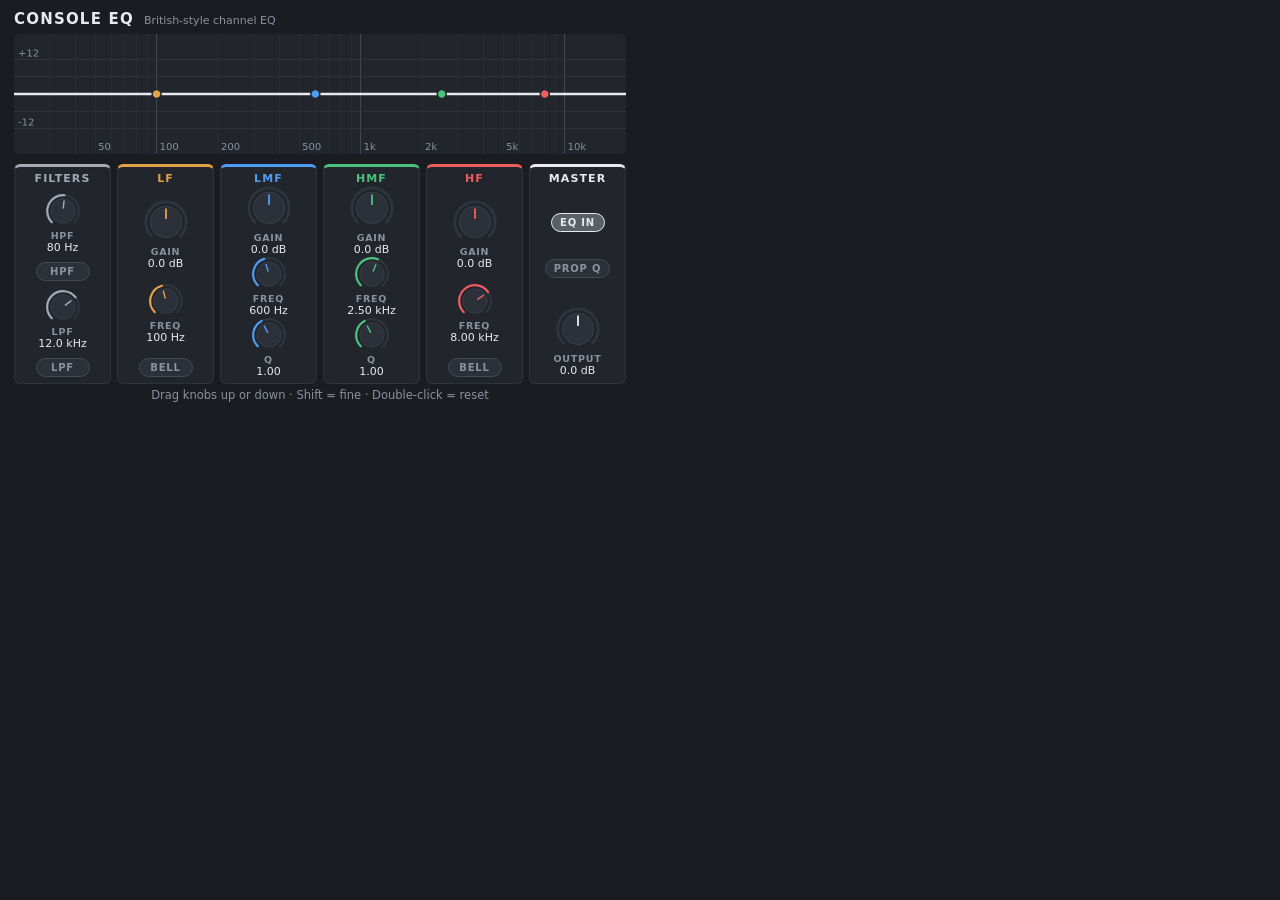
<file: plugins/console/ui/index.html>
<!DOCTYPE html>
<html lang="en">
<head>
<meta charset="utf-8">
<title>Console EQ</title>
<style>
	:root {
		--bg: #1a1c21;
		--panel: #22252c;
		--panel-edge: #2e323b;
		--grid: #30343e;
		--grid-strong: #454a56;
		--text: #e8eaef;
		--muted: #8b919e;
		--knob: #2c3038;
		--knob-edge: #444952;
		--filters: #a3a9b5;
		--lf: #e2a245;
		--lmf: #4f9cf5;
		--hmf: #49c27d;
		--hf: #ee5d5d;
		--master: #e8eaef;
	}
	* {
		box-sizing: border-box;
	}
	html, body {
		margin: 0;
		width: 640px;
		height: 420px;
		overflow: hidden;
		background: var(--bg);
		color: var(--text);
		font-family: system-ui, -apple-system, "Segoe UI", Roboto, sans-serif;
		user-select: none;
		-webkit-user-select: none;
	}
	header {
		display: flex;
		align-items: baseline;
		gap: 10px;
		height: 34px;
		padding: 10px 14px 0;
	}
	h1 {
		margin: 0;
		font-size: 15px;
		font-weight: 650;
		letter-spacing: 0.08em;
		text-transform: uppercase;
	}
	.subtitle {
		font-size: 11px;
		color: var(--muted);
	}
	#curve {
		display: block;
		margin: 0 14px;
		width: 612px;
		height: 120px;
		background: var(--panel);
		border-radius: 6px;
	}
	.strip {
		display: grid;
		grid-template-columns: repeat(6, 1fr);
		gap: 6px;
		margin: 10px 14px 0;
		height: 220px;
	}
	.section {
		display: flex;
		flex-direction: column;
		align-items: center;
		justify-content: space-between;
		min-height: 0;
		overflow: hidden;
		padding: 5px 0 6px;
		background: var(--panel);
		border: 1px solid var(--panel-edge);
		border-top: 3px solid var(--accent);
		border-radius: 6px;
	}
	.section h2 {
		margin: 0;
		font-size: 11px;
		font-weight: 700;
		letter-spacing: 0.1em;
		color: var(--accent);
	}
	.section[data-band="filters"] { --accent: var(--filters); }
	.section[data-band="lf"] { --accent: var(--lf); }
	.section[data-band="lmf"] { --accent: var(--lmf); }
	.section[data-band="hmf"] { --accent: var(--hmf); }
	.section[data-band="hf"] { --accent: var(--hf); }
	.section[data-band="master"] { --accent: var(--master); }
	.section.bypassed {
		opacity: 0.45;
	}

	.knob {
		display: flex;
		flex-direction: column;
		align-items: center;
		width: 100%;
		outline: none;
		cursor: ns-resize;
		touch-action: none;
	}
	.knob svg {
		width: 36px;
		height: 36px;
		overflow: visible;
	}
	.knob.big svg {
		width: 46px;
		height: 46px;
	}
	.knob .label {
		margin-top: 1px;
		font-size: 9.5px;
		line-height: 11px;
		font-weight: 600;
		letter-spacing: 0.08em;
		color: var(--muted);
	}
	.knob .value {
		font-size: 11px;
		line-height: 13px;
		font-variant-numeric: tabular-nums;
	}
	.knob:focus-visible .body {
		stroke: var(--text);
	}
	.track {
		fill: none;
		stroke: var(--grid);
		stroke-width: 6;
		stroke-linecap: round;
	}
	.fill {
		fill: none;
		stroke: var(--accent);
		stroke-width: 6;
		stroke-linecap: round;
	}
	.body {
		fill: var(--knob);
		stroke: var(--knob-edge);
		stroke-width: 1.5;
	}
	.pointer {
		stroke: var(--accent);
		stroke-width: 4;
		stroke-linecap: round;
	}

	.toggle {
		min-width: 54px;
		padding: 3px 8px;
		border: 1px solid var(--knob-edge);
		border-radius: 10px;
		background: var(--knob);
		color: var(--muted);
		font: 600 10px system-ui, sans-serif;
		letter-spacing: 0.08em;
		cursor: pointer;
	}
	.toggle[aria-pressed="true"] {
		border-color: var(--accent);
		background: color-mix(in srgb, var(--accent) 25%, var(--knob));
		color: var(--text);
	}
	.toggle:focus-visible {
		outline: 1px solid var(--text);
	}

	#hint {
		height: 32px;
		margin: 0 14px;
		padding-top: 4px;
		font-size: 11.5px;
		line-height: 1.3;
		color: var(--muted);
		text-align: center;
	}
	#hint b {
		color: var(--text);
		font-weight: 600;
	}
</style>
</head>
<body>
	<header>
		<h1>Console EQ</h1>
		<span class="subtitle">British-style channel EQ</span>
	</header>
	<canvas id="curve" width="1224" height="240"></canvas>

	<div class="strip">
		<div class="section" data-band="filters">
			<h2>FILTERS</h2>
			<div class="knob" data-key="hpfFreq" data-label="HPF"></div>
			<button class="toggle" data-key="hpfOn">HPF</button>
			<div class="knob" data-key="lpfFreq" data-label="LPF"></div>
			<button class="toggle" data-key="lpfOn">LPF</button>
		</div>
		<div class="section" data-band="lf">
			<h2>LF</h2>
			<div class="knob big" data-key="lfGain" data-label="GAIN"></div>
			<div class="knob" data-key="lfFreq" data-label="FREQ"></div>
			<button class="toggle" data-key="lfBell">BELL</button>
		</div>
		<div class="section" data-band="lmf">
			<h2>LMF</h2>
			<div class="knob big" data-key="lmfGain" data-label="GAIN"></div>
			<div class="knob" data-key="lmfFreq" data-label="FREQ"></div>
			<div class="knob" data-key="lmfQ" data-label="Q"></div>
		</div>
		<div class="section" data-band="hmf">
			<h2>HMF</h2>
			<div class="knob big" data-key="hmfGain" data-label="GAIN"></div>
			<div class="knob" data-key="hmfFreq" data-label="FREQ"></div>
			<div class="knob" data-key="hmfQ" data-label="Q"></div>
		</div>
		<div class="section" data-band="hf">
			<h2>HF</h2>
			<div class="knob big" data-key="hfGain" data-label="GAIN"></div>
			<div class="knob" data-key="hfFreq" data-label="FREQ"></div>
			<button class="toggle" data-key="hfBell">BELL</button>
		</div>
		<div class="section" data-band="master">
			<h2>MASTER</h2>
			<button class="toggle" data-key="eqIn">EQ IN</button>
			<button class="toggle" data-key="qMode">PROP Q</button>
			<div class="knob big" data-key="output" data-label="OUTPUT"></div>
		</div>
	</div>
	<div id="hint"></div>

<script src="response.js"></script>
<script>
	// ---- parameters (must match entry.cpp) ----

	const PARAMS = {
		hpfOn: {min: 0, max: 1, def: 0},
		hpfFreq: {min: 16, max: 350, def: 80, unit: 'Hz', log: true},
		lpfOn: {min: 0, max: 1, def: 0},
		lpfFreq: {min: 3000, max: 22000, def: 12000, unit: 'Hz', log: true},
		hfGain: {min: -15, max: 15, def: 0, unit: 'dB', bipolar: true},
		hfFreq: {min: 1500, max: 16000, def: 8000, unit: 'Hz', log: true},
		hfBell: {min: 0, max: 1, def: 0},
		hmfGain: {min: -15, max: 15, def: 0, unit: 'dB', bipolar: true},
		hmfFreq: {min: 600, max: 7000, def: 2500, unit: 'Hz', log: true},
		hmfQ: {min: 0.4, max: 4, def: 1, unit: 'Q', log: true},
		lmfGain: {min: -15, max: 15, def: 0, unit: 'dB', bipolar: true},
		lmfFreq: {min: 200, max: 2500, def: 600, unit: 'Hz', log: true},
		lmfQ: {min: 0.4, max: 4, def: 1, unit: 'Q', log: true},
		lfGain: {min: -15, max: 15, def: 0, unit: 'dB', bipolar: true},
		lfFreq: {min: 30, max: 450, def: 100, unit: 'Hz', log: true},
		lfBell: {min: 0, max: 1, def: 0},
		eqIn: {min: 0, max: 1, def: 1},
		qMode: {min: 0, max: 1, def: 0},
		output: {min: -15, max: 15, def: 0, unit: 'dB', bipolar: true},
	};

	// Help shown while hovering a control (only for the less familiar ones)
	const HINTS = {
		qMode: '<b>PROP Q</b>: when on, the bells get narrower the more they are turned up or down.',
	};
	const DEFAULT_HINT = 'Drag knobs up or down · Shift = fine · Double-click = reset';
	const BAND_OF = key => key.match(/^(hpf|lpf|lf|lmf|hmf|hf)/)?.[1].replace(/^(hpf|lpf)$/, 'filters') ?? 'master';

	// ---- talking to the plugin (clap.webview: ArrayBuffer messages, plain text inside) ----

	const standalone = (window.parent === window); // opened directly in a browser: demo mode
	const encoder = new TextEncoder(), decoder = new TextDecoder();
	function send(text) {
		if (standalone) return;
		window.parent.postMessage(encoder.encode(text).buffer, '*');
	}

	const state = Object.fromEntries(Object.entries(PARAMS).map(([key, p]) => [key, p.def]));
	let sampleRate = 48000;
	let activeKey = null; // parameter currently being changed in this UI
	let hoveredBand = null;

	window.addEventListener('message', e => {
		let data = e.data;
		if (data instanceof ArrayBuffer || ArrayBuffer.isView(data)) data = decoder.decode(data);
		if (typeof data !== 'string') return;
		const [command, a, b] = data.split(' ');
		if (command === 'param' && a in state) {
			if (a === activeKey) return; // the user is moving this one, don't fight them
			state[a] = parseFloat(b);
		} else if (command === 'samplerate') {
			sampleRate = parseFloat(a);
		}
		render();
	});

	function setValue(key, v) {
		const p = PARAMS[key];
		v = Math.max(p.min, Math.min(p.max, v));
		if (v === state[key]) return;
		state[key] = v;
		send(`set ${key} ${v}`);
		render();
	}
	function beginGesture(key) {
		activeKey = key;
		send(`begin ${key}`);
	}
	function endGesture(key) {
		send(`end ${key}`);
		setTimeout(() => {if (activeKey === key) activeKey = null;}, 250); // let the host's echo settle
	}
	function gesture(key, fn) {
		beginGesture(key);
		fn();
		endGesture(key);
	}

	// ---- value <-> knob position (0-1) ----

	const toNorm = (key, v) => {
		const p = PARAMS[key];
		return p.log ? Math.log(v/p.min)/Math.log(p.max/p.min) : (v - p.min)/(p.max - p.min);
	};
	const fromNorm = (key, n) => {
		const p = PARAMS[key];
		n = Math.max(0, Math.min(1, n));
		return p.log ? p.min*Math.pow(p.max/p.min, n) : p.min + n*(p.max - p.min);
	};
	// Rounds to a sensible step for display and for the host
	function tidy(key, v) {
		const unit = PARAMS[key].unit;
		if (unit === 'dB') return Math.round(v*10)/10;
		if (unit === 'Q') return Math.round(v*100)/100;
		if (unit === 'Hz') {
			const step = v < 1000 ? 1 : v < 10000 ? 10 : 100; // matches what's displayed
			return Math.round(v/step)*step;
		}
		return v;
	}
	function format(key, v) {
		const unit = PARAMS[key].unit;
		if (unit === 'dB') return `${v > 0.05 ? '+' : ''}${(Math.abs(v) < 0.05 ? 0 : v).toFixed(1)} dB`;
		if (unit === 'Q') return v.toFixed(2);
		if (unit === 'Hz') return v >= 1000 ? `${(v/1000).toFixed(v < 10000 ? 2 : 1)} kHz` : `${Math.round(v)} Hz`;
		return String(v);
	}

	// ---- knobs ----

	const START = -135, END = 135; // degrees, 0 = straight up
	const polar = (deg, r) => [r*Math.sin(deg*Math.PI/180), -r*Math.cos(deg*Math.PI/180)];
	function arc(from, to, r) {
		const [x1, y1] = polar(from, r), [x2, y2] = polar(to, r);
		const large = Math.abs(to - from) > 180 ? 1 : 0, sweep = to > from ? 1 : 0;
		return `M${x1.toFixed(2)} ${y1.toFixed(2)}A${r} ${r} 0 ${large} ${sweep} ${x2.toFixed(2)} ${y2.toFixed(2)}`;
	}

	const knobs = [...document.querySelectorAll('.knob')];
	knobs.forEach(el => {
		el.innerHTML = `<svg viewBox="-50 -50 100 100"></svg><span class="label">${el.dataset.label}</span><span class="value"></span>`;
		el.tabIndex = 0;
		el.setAttribute('role', 'slider');
		el.setAttribute('aria-label', `${el.closest('.section').querySelector('h2').textContent} ${el.dataset.label}`);
	});
	function drawKnob(el) {
		const key = el.dataset.key, p = PARAMS[key], v = state[key];
		const angle = START + toNorm(key, v)*(END - START);
		const from = p.bipolar ? 0 : START;
		const [px, py] = polar(angle, 28);
		el.querySelector('svg').innerHTML = `
			<path class="track" d="${arc(START, END, 44)}"/>
			${Math.abs(angle - from) > 0.5 ? `<path class="fill" d="${arc(from, angle, 44)}"/>` : ''}
			<circle class="body" r="34"/>
			<line class="pointer" x1="${(px*0.3).toFixed(2)}" y1="${(py*0.3).toFixed(2)}" x2="${px.toFixed(2)}" y2="${py.toFixed(2)}"/>`;
		el.querySelector('.value').textContent = format(key, v);
		el.setAttribute('aria-valuetext', format(key, v));
	}

	knobs.forEach(el => {
		const key = el.dataset.key;
		let dragY = null, dragNorm = 0;
		el.addEventListener('pointerdown', e => {
			if (e.button !== 0) return;
			el.setPointerCapture(e.pointerId);
			el.focus();
			dragY = e.clientY;
			dragNorm = toNorm(key, state[key]);
			beginGesture(key);
		});
		el.addEventListener('pointermove', e => {
			if (dragY === null) return;
			dragNorm += (dragY - e.clientY)/(e.shiftKey ? 4000 : 200);
			dragNorm = Math.max(0, Math.min(1, dragNorm));
			dragY = e.clientY;
			setValue(key, tidy(key, fromNorm(key, dragNorm)));
		});
		const endDrag = () => {
			if (dragY === null) return;
			dragY = null;
			endGesture(key);
		};
		el.addEventListener('pointerup', endDrag);
		el.addEventListener('pointercancel', endDrag);
		el.addEventListener('dblclick', () => gesture(key, () => setValue(key, PARAMS[key].def)));
		const nudge = (amount) => gesture(key, () => {
			const n = toNorm(key, state[key]) + amount;
			let v = tidy(key, fromNorm(key, n));
			if (v === state[key]) v = tidy(key, fromNorm(key, n + amount)); // step past rounding
			setValue(key, v);
		});
		el.addEventListener('wheel', e => {
			e.preventDefault();
			nudge(-Math.sign(e.deltaY)*(e.shiftKey ? 0.001 : 0.02));
		}, {passive: false});
		el.addEventListener('keydown', e => {
			const steps = {ArrowUp: 0.02, ArrowRight: 0.02, ArrowDown: -0.02, ArrowLeft: -0.02, PageUp: 0.1, PageDown: -0.1};
			if (e.key in steps) {
				e.preventDefault();
				nudge(steps[e.key]*(e.shiftKey ? 0.05 : 1));
			} else if (e.key === 'Home' || e.key === 'Delete') {
				e.preventDefault();
				gesture(key, () => setValue(key, PARAMS[key].def));
			}
		});
	});

	// ---- toggle buttons ----

	const toggles = [...document.querySelectorAll('.toggle')];
	toggles.forEach(el => {
		const key = el.dataset.key;
		el.addEventListener('click', () => gesture(key, () => setValue(key, state[key] >= 0.5 ? 0 : 1)));
	});
	function drawToggle(el) {
		el.setAttribute('aria-pressed', state[el.dataset.key] >= 0.5 ? 'true' : 'false');
	}

	// ---- hover help ----

	const hint = document.getElementById('hint');
	document.querySelectorAll('[data-key]').forEach(el => {
		el.addEventListener('pointerenter', () => {
			hint.innerHTML = HINTS[el.dataset.key] ?? DEFAULT_HINT;
			hoveredBand = BAND_OF(el.dataset.key);
			render();
		});
		el.addEventListener('pointerleave', () => {
			hint.textContent = DEFAULT_HINT;
			hoveredBand = null;
			render();
		});
	});
	hint.textContent = DEFAULT_HINT;

	// ---- response curve ----

	const canvas = document.getElementById('curve');
	const ctx = canvas.getContext('2d');
	const css = name => getComputedStyle(document.documentElement).getPropertyValue(name).trim();
	const F_MIN = 20, F_MAX = 20000, DB_RANGE = 18;
	const BAND_FREQ = {lf: 'lfFreq', lmf: 'lmfFreq', hmf: 'hmfFreq', hf: 'hfFreq'};

	function drawCurve() {
		const w = canvas.width, h = canvas.height, s = w/612;
		const xOf = f => Math.log(f/F_MIN)/Math.log(F_MAX/F_MIN)*w;
		const yOf = db => h/2 - db/DB_RANGE*(h/2 - 8*s);
		const fOf = x => F_MIN*Math.pow(F_MAX/F_MIN, x/w);
		ctx.clearRect(0, 0, w, h);

		// grid
		ctx.lineWidth = s;
		ctx.font = `${10*s}px system-ui, sans-serif`;
		ctx.fillStyle = css('--muted');
		for (const f of [30, 40, 50, 60, 70, 80, 90, 100, 200, 300, 400, 500, 600, 700, 800, 900, 1000, 2000, 3000, 4000, 5000, 6000, 7000, 8000, 9000, 10000]) {
			ctx.strokeStyle = [100, 1000, 10000].includes(f) ? css('--grid-strong') : css('--grid');
			ctx.globalAlpha = [100, 1000, 10000].includes(f) ? 1 : 0.6;
			ctx.beginPath();
			ctx.moveTo(xOf(f), 0);
			ctx.lineTo(xOf(f), h);
			ctx.stroke();
		}
		ctx.globalAlpha = 1;
		for (const [f, label] of [[50, '50'], [100, '100'], [200, '200'], [500, '500'], [1000, '1k'], [2000, '2k'], [5000, '5k'], [10000, '10k']]) {
			ctx.fillText(label, xOf(f) + 3*s, h - 4*s);
		}
		for (const db of [-12, -6, 6, 12]) {
			ctx.strokeStyle = css('--grid');
			ctx.beginPath();
			ctx.moveTo(0, yOf(db));
			ctx.lineTo(w, yOf(db));
			ctx.stroke();
			if (Math.abs(db) === 12) ctx.fillText((db > 0 ? '+' : '') + db, 4*s, yOf(db) - 3*s);
		}
		ctx.strokeStyle = css('--grid-strong');
		ctx.beginPath();
		ctx.moveTo(0, yOf(0));
		ctx.lineTo(w, yOf(0));
		ctx.stroke();

		// each section on its own, then the total
		const xs = [];
		for (let x = 0; x <= w; x += 2) xs.push(x);
		const sections = xs.map(x => EqResponse.sectionsDb(state, sampleRate, fOf(x)));
		const total = xs.map(x => EqResponse.responseDb(state, sampleRate, fOf(x)));
		const clampDb = db => Math.max(-DB_RANGE - 2, Math.min(DB_RANGE + 2, db));
		const eqOn = state.eqIn >= 0.5;

		for (const band of ['filters', 'lf', 'lmf', 'hmf', 'hf']) {
			const active = band === 'filters' ? (state.hpfOn >= 0.5 || state.lpfOn >= 0.5) : eqOn;
			if (!active) continue;
			const highlight = hoveredBand === band;
			ctx.beginPath();
			ctx.moveTo(0, yOf(0));
			xs.forEach((x, i) => ctx.lineTo(x, yOf(clampDb(sections[i][band]))));
			ctx.lineTo(w, yOf(0));
			ctx.closePath();
			ctx.fillStyle = css('--' + band);
			ctx.globalAlpha = highlight ? 0.35 : 0.12;
			ctx.fill();
			ctx.globalAlpha = highlight ? 1 : 0.5;
			ctx.strokeStyle = css('--' + band);
			ctx.lineWidth = (highlight ? 2 : 1.25)*s;
			ctx.beginPath();
			xs.forEach((x, i) => {
				const y = yOf(clampDb(sections[i][band]));
				i ? ctx.lineTo(x, y) : ctx.moveTo(x, y);
			});
			ctx.stroke();
		}
		ctx.globalAlpha = 1;
		ctx.strokeStyle = css('--text');
		ctx.lineWidth = 2.5*s;
		ctx.lineJoin = 'round';
		ctx.beginPath();
		xs.forEach((x, i) => {
			const y = yOf(clampDb(total[i]));
			i ? ctx.lineTo(x, y) : ctx.moveTo(x, y);
		});
		ctx.stroke();

		// a dot for each band at its frequency
		if (eqOn) {
			for (const [band, freqKey] of Object.entries(BAND_FREQ)) {
				const f = state[freqKey];
				const x = xOf(f), y = yOf(clampDb(EqResponse.sectionsDb(state, sampleRate, f)[band]));
				ctx.beginPath();
				ctx.arc(x, y, (hoveredBand === band ? 6 : 4.5)*s, 0, 2*Math.PI);
				ctx.fillStyle = css('--' + band);
				ctx.fill();
				ctx.lineWidth = 1.5*s;
				ctx.strokeStyle = css('--panel');
				ctx.stroke();
			}
		}
	}

	// ---- rendering ----

	let frame = 0;
	function render() {
		if (frame) return;
		frame = requestAnimationFrame(() => {
			frame = 0;
			knobs.forEach(drawKnob);
			toggles.forEach(drawToggle);
			const eqOn = state.eqIn >= 0.5;
			document.querySelectorAll('.section').forEach(section => {
				const band = section.dataset.band;
				section.classList.toggle('bypassed', ['lf', 'lmf', 'hmf', 'hf'].includes(band) && !eqOn);
			});
			drawCurve();
		});
	}
	render();
	send('ready');
	// ask for changes made elsewhere (automation, the host's own controls) while we're visible
	setInterval(() => {
		if (document.visibilityState === 'visible') send('poll');
	}, 33);
</script>
</body>
</html>
</file>
<file: web/style.css>
:root {
	--bg: #f6f7f9;
	--card: #ffffff;
	--edge: #dfe2e8;
	--text: #1b1d22;
	--muted: #5d6370;
	--accent: #2f6fd6;
	--accent-text: #ffffff;
	--code: #eceef2;
}
@media (prefers-color-scheme: dark) {
	:root {
		--bg: #1a1c21;
		--card: #22252c;
		--edge: #2e323b;
		--text: #e8eaef;
		--muted: #9aa0ac;
		--accent: #4f9cf5;
		--accent-text: #0e1116;
		--code: #2c3038;
	}
}
* {
	box-sizing: border-box;
}
body {
	margin: 0;
	background: var(--bg);
	color: var(--text);
	font: 16px/1.55 system-ui, -apple-system, "Segoe UI", Roboto, sans-serif;
}
main {
	max-width: 760px;
	margin: 0 auto;
	padding: 40px 16px 64px;
}
h1 {
	margin: 0 0 6px;
	font-size: 30px;
	letter-spacing: -0.01em;
}
h2 {
	margin: 40px 0 12px;
	font-size: 20px;
}
.lead {
	margin: 0;
	color: var(--muted);
	font-size: 18px;
}
.plugin {
	margin: 16px 0;
	padding: 18px 20px;
	background: var(--card);
	border: 1px solid var(--edge);
	border-left: 4px solid var(--stripe);
	border-radius: 8px;
}
.plugin h3 {
	margin: 0 0 4px;
	font-size: 18px;
}
.plugin p {
	margin: 0 0 14px;
	color: var(--muted);
}
.actions {
	display: flex;
	flex-wrap: wrap;
	gap: 10px;
}
.button {
	display: inline-block;
	padding: 7px 14px;
	border: 1px solid var(--accent);
	border-radius: 6px;
	color: var(--accent);
	font-weight: 600;
	font-size: 15px;
	text-decoration: none;
}
.button.primary {
	background: var(--accent);
	color: var(--accent-text);
}
ol, ul {
	padding-left: 22px;
}
li {
	margin: 4px 0;
}
code {
	padding: 1px 5px;
	background: var(--code);
	border-radius: 4px;
	font-size: 0.9em;
}
a {
	color: var(--accent);
}
footer {
	margin-top: 48px;
	color: var(--muted);
	font-size: 14px;
}
.lang {
	float: right;
	margin-top: 8px;
	font-size: 15px;
}
.screenshot {
	display: block;
	width: 100%;
	max-width: 640px;
	height: auto;
	margin: 0 0 14px;
	border-radius: 6px;
	border: 1px solid var(--edge);
}
</file>
